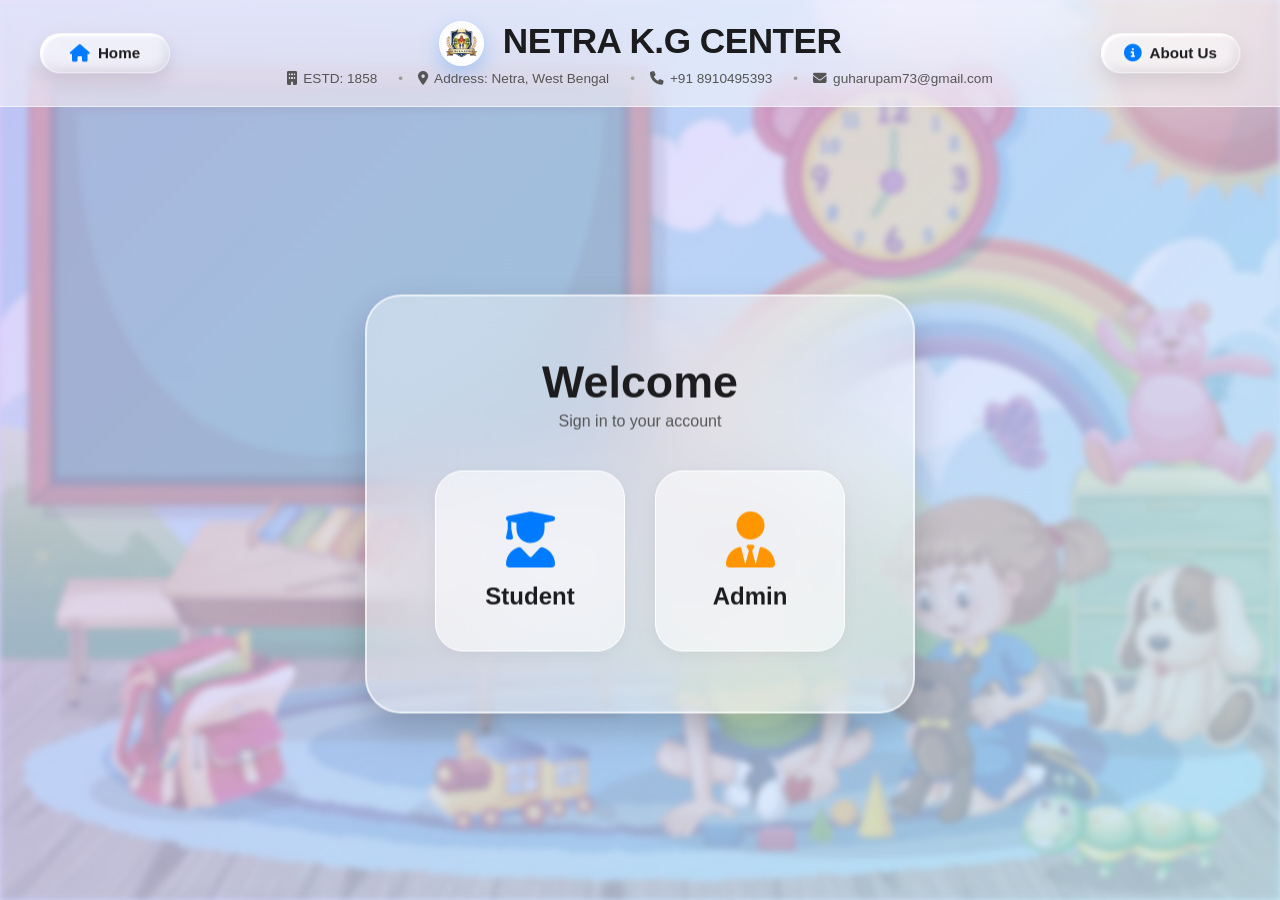
<file: HTML FILES/index.html>
<!DOCTYPE html>
<html lang="en">
<head>
    <meta charset="UTF-8">
    <meta name="viewport" content="width=device-width, initial-scale=1.0">
    <title>Floor Impact Glass Login</title>
    <link rel="stylesheet" href="https://cdnjs.cloudflare.com/ajax/libs/font-awesome/6.4.0/css/all.min.css">
    <link rel="stylesheet" href="../CSS FILES/style.css?v=6">
</head>
<body>

    <div id="bg-image-holder"></div>
    <div id="particles-container"></div>

    <header class="ios-glass-header">
        
        <a href="home.html" class="home-btn">
            <i class="fa-solid fa-house"></i> <span>Home</span>
        </a>

        <button class="about-btn" onclick="showAbout()">
            <i class="fa-solid fa-circle-info"></i> <span>About Us</span>
        </button>

        <div class="school-name"><img src="../ASSETS/IMAGES/logo.png" class="premium-logo"> NETRA K.G CENTER</div>
        
        <div class="school-details">
            <span><i class="fa-solid fa-building"></i> ESTD: 1858</span>
            <span><a href="https://www.google.com/maps/search/?api=1&query=Netra,+West+Bengal" target="_blank" style="text-decoration: none; color: inherit; display: flex; align-items: center; gap: 6px; cursor: pointer;"><i class="fa-solid fa-location-dot"></i> Address: Netra, West Bengal</a></span>
            <span><a href="tel:+918910495393" style="text-decoration: none; color: inherit; display: flex; align-items: center; gap: 6px; cursor: pointer;"><i class="fa-solid fa-phone"></i> +91 8910495393</a></span>
            <span><a href="mailto:info@netrakg.com" style="text-decoration: none; color: inherit; display: flex; align-items: center; gap: 6px; cursor: pointer;"><i class="fa-solid fa-envelope"></i> guharupam73@gmail.com</a></span>
        </div>
    </header>
    
    <main>
        <div class="box-container ios-glass-card state-active" id="selection-view">
            <h1>Welcome</h1>
            <p class="subtitle">Sign in to your account</p>
            <div class="cards">
                <div class="card ios-glass-panel" onclick="showLogin('student')">
                    <i class="fa-solid fa-user-graduate card-icon student-icon"></i>
                    <h2>Student</h2>
                </div>
                <div class="card ios-glass-panel" onclick="showLogin('admin')">
                    <i class="fa-solid fa-user-tie card-icon admin-icon"></i>
                    <h2>Admin</h2>
                </div>
            </div>
        </div>

        <div class="box-container login-wrapper ios-glass-card state-hidden" id="student-login">
            <div class="form-header">
                <button class="back-btn" onclick="goBack('student')"><i class="fa-solid fa-chevron-left"></i></button>
                <h2>Student Login</h2>
            </div>
            <form id="studentForm" onsubmit="handleLogin(event, 'student-login', 'studentForm', 'studentBtn')">
                <div class="input-group">
                    <i class="fa-solid fa-id-card input-icon"></i>
                    <input type="text" placeholder="Student ID" required>
                </div>
                <div class="input-group">
                    <i class="fa-solid fa-lock input-icon"></i>
                    <input type="password" placeholder="Password" required>
                </div>
                <button type="submit" class="submit-btn ios-btn-primary" id="studentBtn">
                    <span class="btn-text">Sign In</span>
                </button>
            </form>
        </div>

        <div class="box-container login-wrapper ios-glass-card state-hidden" id="admin-login">
            <div class="form-header">
                <button class="back-btn" onclick="goBack('admin')"><i class="fa-solid fa-chevron-left"></i></button>
                <h2>Admin Login</h2>
            </div>
            <form id="adminForm" onsubmit="handleLogin(event, 'admin-login', 'adminForm', 'adminBtn')">
                <div class="input-group">
                    <i class="fa-solid fa-user input-icon"></i>
                    <input type="text" placeholder="Username" required>
                </div>
                <div class="input-group">
                    <i class="fa-solid fa-lock input-icon"></i>
                    <input type="password" placeholder="Password" required>
                </div>
                <button type="submit" class="submit-btn ios-btn-secondary" id="adminBtn">
                    <span class="btn-text">Sign In</span>
                </button>
            </form>
        </div>

        <div class="box-container login-wrapper ios-glass-card state-hidden" id="about-view">
            <div class="form-header">
                <button class="back-btn" onclick="closeAbout()"><i class="fa-solid fa-chevron-left"></i></button>
                <h2>About Us</h2>
            </div>
            <div style="text-align: center; color: var(--text-secondary); font-size: 1rem; line-height: 1.6; padding: 10px;">
                <p><strong>NETRA K.G CENTER</strong> is a premier educational institution established in 1858. We focus on providing holistic education, modern facilities, and a safe environment to nurture the leaders of tomorrow.</p>
                <br>
                <p><i class="fa-solid fa-location-dot" style="color:var(--ios-blue);"></i> Netra, West Bengal</p>
                <p>Thank you for visiting our portal!</p>
            </div>
        </div>
    </main>
    <script src="../JS FILES/script.js"></script>
    <div id="universal-error-modal" style="position: fixed; top: 0; left: 0; right: 0; bottom: 0; background: rgba(0,0,0,0.6); backdrop-filter: blur(8px); -webkit-backdrop-filter: blur(8px); z-index: 100000; display: flex; align-items: center; justify-content: center; opacity: 0; visibility: hidden; pointer-events: none; transition: 0.3s ease;">
        <div style="background: rgba(255,255,255,0.95); width: 90%; max-width: 380px; border-radius: 20px; padding: 40px 30px; text-align: center; box-shadow: 0 15px 35px rgba(0,0,0,0.2); border-top: 5px solid #dc3545; transform: translateY(30px); transition: 0.4s ease;" id="error-box-anim">
            <div style="color: #dc3545; font-size: 4rem; margin-bottom: 15px;"><i class="fa-solid fa-circle-exclamation fa-shake" style="--fa-animation-duration: 2.5s;"></i></div>
            <h2 style="color: #1c1c1e; font-size: 1.6rem; font-weight: 800; margin-bottom: 10px;">Access Denied</h2>
            
            <p id="error-msg-text" style="color: #444; font-weight: 600; font-size: 1.05rem; margin-bottom: 25px;">Invalid Credentials!</p>
            
            <button onclick="closeErrorPopup()" style="background: #dc3545; color: white; border: none; padding: 12px 20px; width: 100%; border-radius: 10px; font-weight: bold; font-size: 1rem; cursor: pointer; box-shadow: 0 4px 10px rgba(220,53,69,0.3); display: flex; align-items: center; justify-content: center; gap: 8px; transition: 0.2s;"><i class="fa-solid fa-rotate-left"></i> Try Again</button>
        </div>
    </div>

    <script>
        // JS se hint parameter hata diya
        function showErrorPopup(msg) {
            document.getElementById('error-msg-text').innerText = msg;
            const modal = document.getElementById('universal-error-modal');
            const box = document.getElementById('error-box-anim');
            modal.style.opacity = '1'; modal.style.visibility = 'visible'; modal.style.pointerEvents = 'all';
            box.style.transform = 'translateY(0)';
        }
        function closeErrorPopup() {
            const modal = document.getElementById('universal-error-modal');
            const box = document.getElementById('error-box-anim');
            modal.style.opacity = '0'; modal.style.visibility = 'hidden'; modal.style.pointerEvents = 'none';
            box.style.transform = 'translateY(30px)';
        }
    </script>
</body>
</html>
</file>
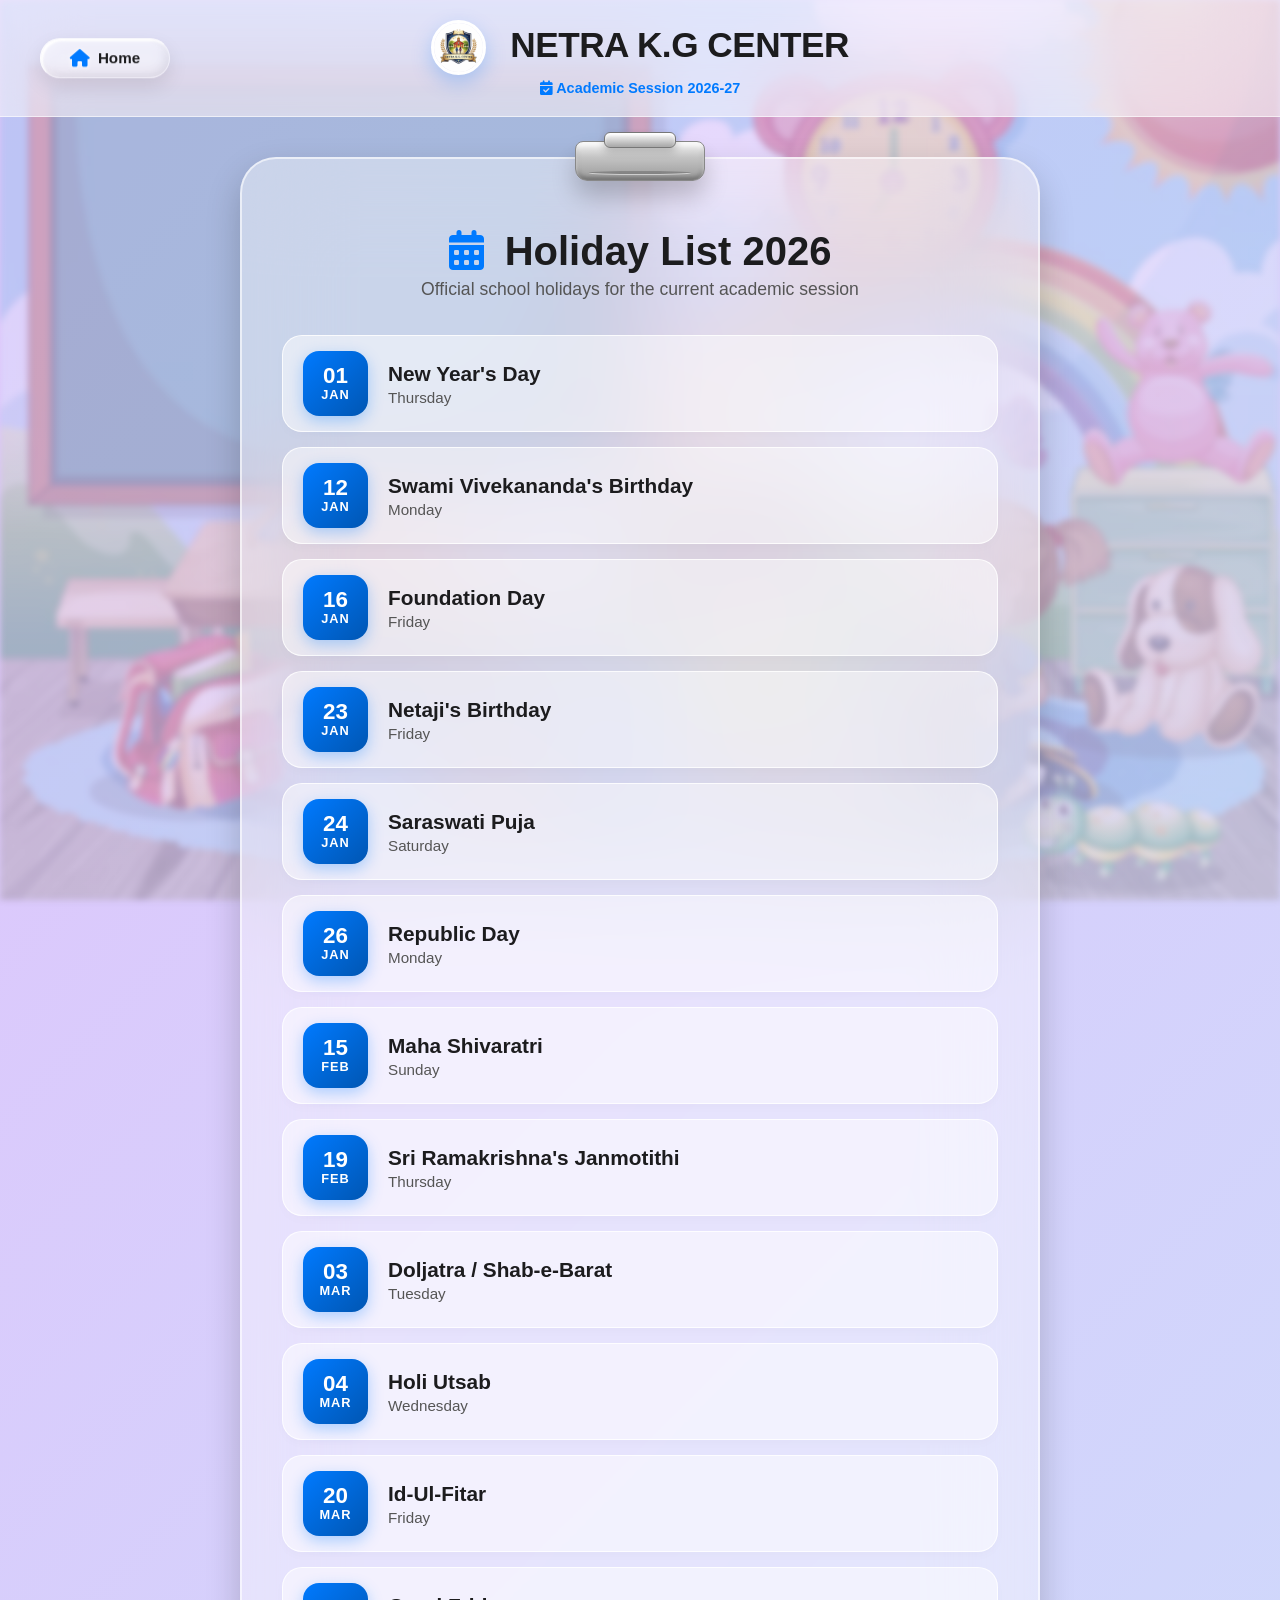
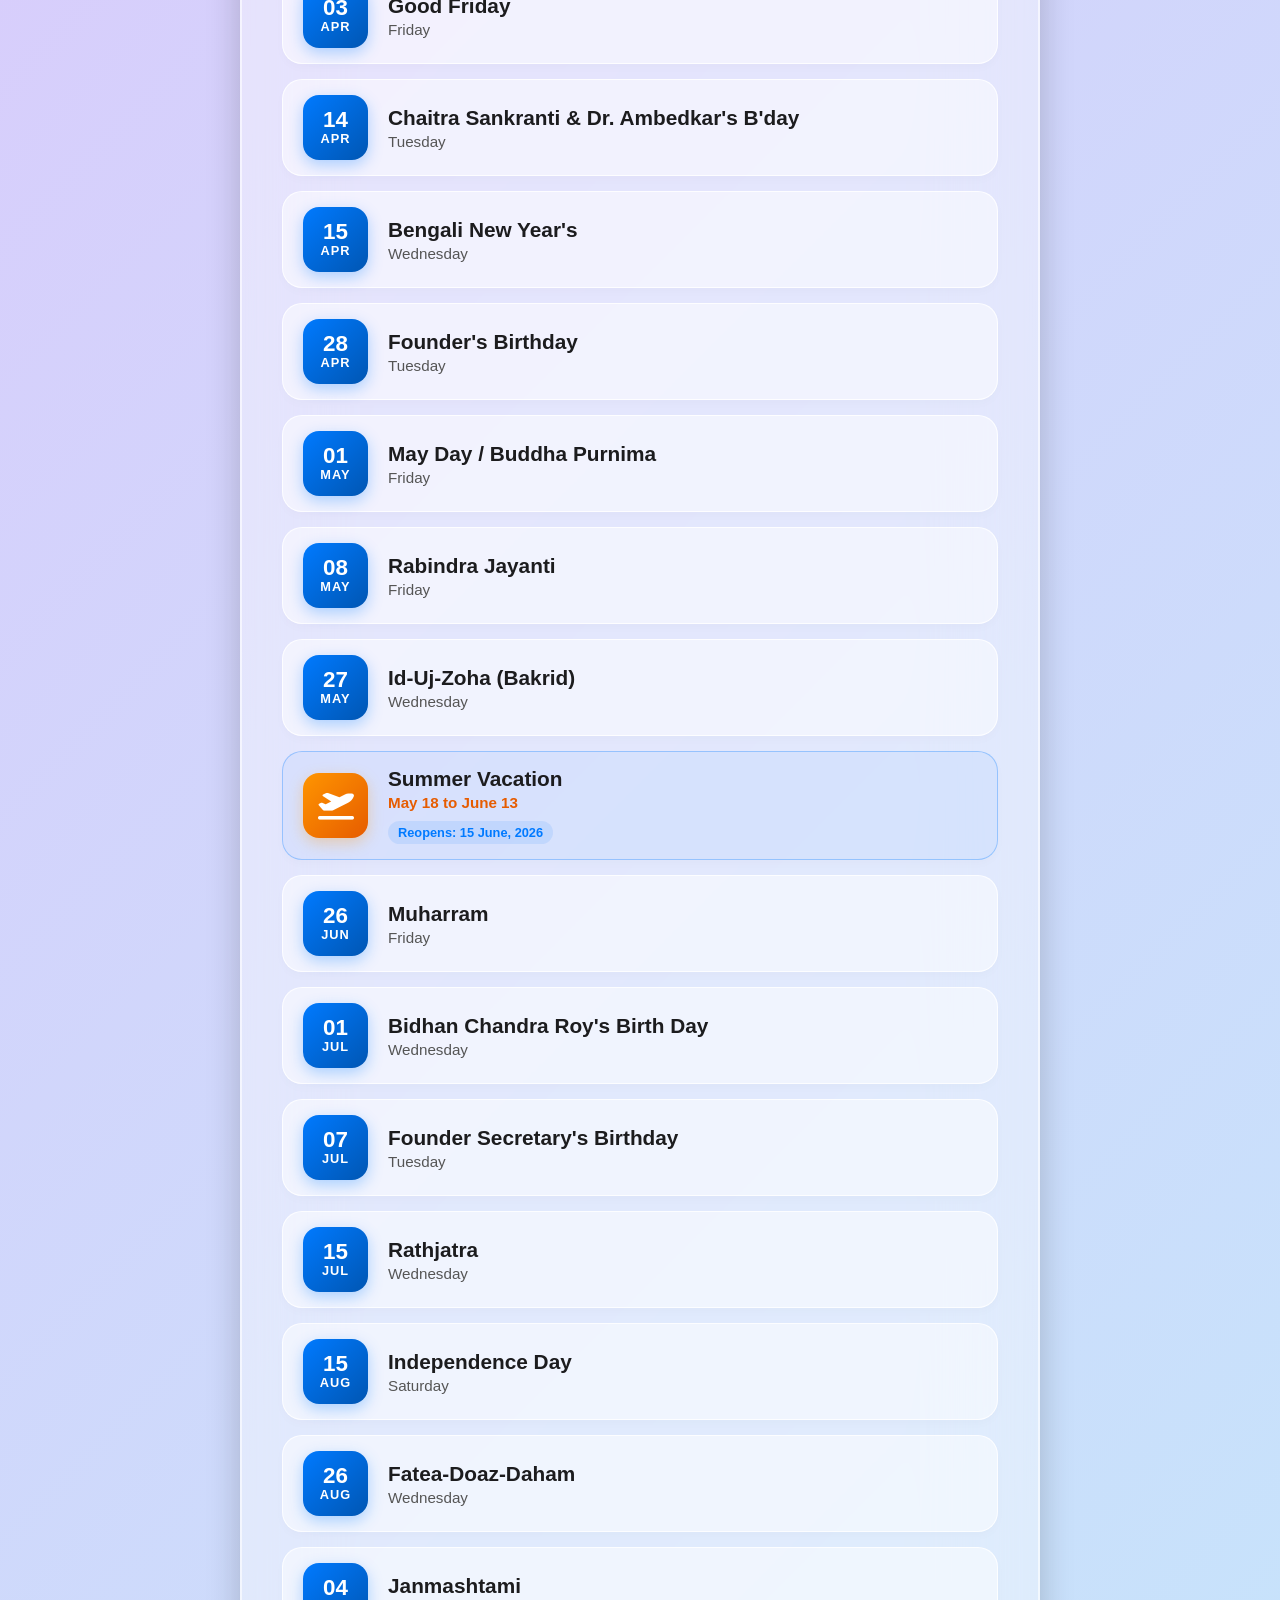
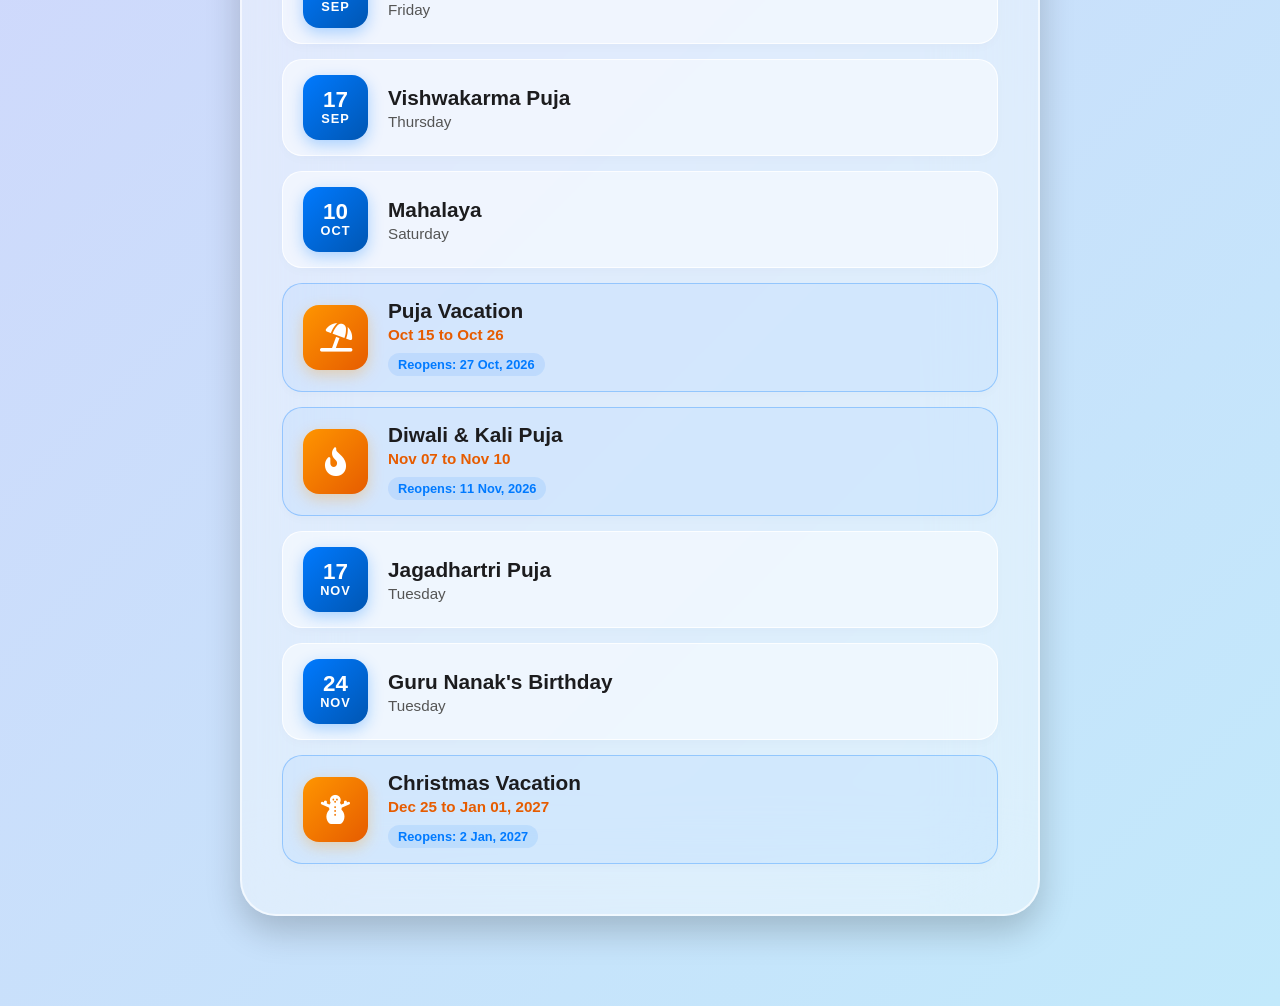
<file: HTML FILES/holidays.html>
<!DOCTYPE html>
<html lang="en">
<head>
    <meta charset="UTF-8">
    <meta name="viewport" content="width=device-width, initial-scale=1.0">
    <title>Holiday List 2026 | Netra K.G Center</title>
    <link rel="stylesheet" href="https://cdnjs.cloudflare.com/ajax/libs/font-awesome/6.4.0/css/all.min.css">
    <link rel="stylesheet" href="../CSS FILES/holidays.css">
</head>
<body>

    <div id="bg-image-holder"></div>
    <div id="particles-container"></div>

    <header class="ios-glass-header">
        <a href="home.html" class="home-btn">
            <i class="fa-solid fa-house"></i> <span>Home</span>
        </a>

        <div class="school-name"><img src="../ASSETS/IMAGES/logo.png" class="premium-logo"> NETRA K.G CENTER</div>
        
        <div class="school-details">
            <span><i class="fa-solid fa-calendar-check"></i> Academic Session 2026-27</span>
        </div>
    </header>

    <main>
        <div class="box-container ios-glass-card state-active" id="holiday-view">
            
            <div class="board-clip"></div>

            <h1 class="page-title"><i class="fa-solid fa-calendar-days"></i> Holiday List 2026</h1>
            <p class="subtitle">Official school holidays for the current academic session</p>
            
            <div class="holiday-list-container">
                
                <div class="holiday-item"><div class="h-date"><span class="day">01</span><span class="month">Jan</span></div><div class="h-details"><h3>New Year's Day</h3><p>Thursday</p></div></div>
                <div class="holiday-item"><div class="h-date"><span class="day">12</span><span class="month">Jan</span></div><div class="h-details"><h3>Swami Vivekananda's Birthday</h3><p>Monday</p></div></div>
                <div class="holiday-item"><div class="h-date"><span class="day">16</span><span class="month">Jan</span></div><div class="h-details"><h3>Foundation Day</h3><p>Friday</p></div></div>
                <div class="holiday-item"><div class="h-date"><span class="day">23</span><span class="month">Jan</span></div><div class="h-details"><h3>Netaji's Birthday</h3><p>Friday</p></div></div>
                <div class="holiday-item"><div class="h-date"><span class="day">24</span><span class="month">Jan</span></div><div class="h-details"><h3>Saraswati Puja</h3><p>Saturday</p></div></div>
                <div class="holiday-item"><div class="h-date"><span class="day">26</span><span class="month">Jan</span></div><div class="h-details"><h3>Republic Day</h3><p>Monday</p></div></div>
                
                <div class="holiday-item"><div class="h-date"><span class="day">15</span><span class="month">Feb</span></div><div class="h-details"><h3>Maha Shivaratri</h3><p>Sunday</p></div></div>
                <div class="holiday-item"><div class="h-date"><span class="day">19</span><span class="month">Feb</span></div><div class="h-details"><h3>Sri Ramakrishna's Janmotithi</h3><p>Thursday</p></div></div>
                
                <div class="holiday-item"><div class="h-date"><span class="day">03</span><span class="month">Mar</span></div><div class="h-details"><h3>Doljatra / Shab-e-Barat</h3><p>Tuesday</p></div></div>
                <div class="holiday-item"><div class="h-date"><span class="day">04</span><span class="month">Mar</span></div><div class="h-details"><h3>Holi Utsab</h3><p>Wednesday</p></div></div>
                <div class="holiday-item"><div class="h-date"><span class="day">20</span><span class="month">Mar</span></div><div class="h-details"><h3>Id-Ul-Fitar</h3><p>Friday</p></div></div>
                
                <div class="holiday-item"><div class="h-date"><span class="day">03</span><span class="month">Apr</span></div><div class="h-details"><h3>Good Friday</h3><p>Friday</p></div></div>
                <div class="holiday-item"><div class="h-date"><span class="day">14</span><span class="month">Apr</span></div><div class="h-details"><h3>Chaitra Sankranti & Dr. Ambedkar's B'day</h3><p>Tuesday</p></div></div>
                <div class="holiday-item"><div class="h-date"><span class="day">15</span><span class="month">Apr</span></div><div class="h-details"><h3>Bengali New Year's</h3><p>Wednesday</p></div></div>
                <div class="holiday-item"><div class="h-date"><span class="day">28</span><span class="month">Apr</span></div><div class="h-details"><h3>Founder's Birthday</h3><p>Tuesday</p></div></div>
                
                <div class="holiday-item"><div class="h-date"><span class="day">01</span><span class="month">May</span></div><div class="h-details"><h3>May Day / Buddha Purnima</h3><p>Friday</p></div></div>
                <div class="holiday-item"><div class="h-date"><span class="day">08</span><span class="month">May</span></div><div class="h-details"><h3>Rabindra Jayanti</h3><p>Friday</p></div></div>
                <div class="holiday-item"><div class="h-date"><span class="day">27</span><span class="month">May</span></div><div class="h-details"><h3>Id-Uj-Zoha (Bakrid)</h3><p>Wednesday</p></div></div>
                
                <div class="holiday-item vacation-item">
                    <div class="h-icon"><i class="fa-solid fa-plane-departure"></i></div>
                    <div class="h-details">
                        <h3>Summer Vacation</h3>
                        <p class="highlight-date">May 18 to June 13</p>
                        <span class="reopen-tag">Reopens: 15 June, 2026</span>
                    </div>
                </div>

                <div class="holiday-item"><div class="h-date"><span class="day">26</span><span class="month">Jun</span></div><div class="h-details"><h3>Muharram</h3><p>Friday</p></div></div>
                <div class="holiday-item"><div class="h-date"><span class="day">01</span><span class="month">Jul</span></div><div class="h-details"><h3>Bidhan Chandra Roy's Birth Day</h3><p>Wednesday</p></div></div>
                <div class="holiday-item"><div class="h-date"><span class="day">07</span><span class="month">Jul</span></div><div class="h-details"><h3>Founder Secretary's Birthday</h3><p>Tuesday</p></div></div>
                <div class="holiday-item"><div class="h-date"><span class="day">15</span><span class="month">Jul</span></div><div class="h-details"><h3>Rathjatra</h3><p>Wednesday</p></div></div>
                
                <div class="holiday-item"><div class="h-date"><span class="day">15</span><span class="month">Aug</span></div><div class="h-details"><h3>Independence Day</h3><p>Saturday</p></div></div>
                <div class="holiday-item"><div class="h-date"><span class="day">26</span><span class="month">Aug</span></div><div class="h-details"><h3>Fatea-Doaz-Daham</h3><p>Wednesday</p></div></div>
                
                <div class="holiday-item"><div class="h-date"><span class="day">04</span><span class="month">Sep</span></div><div class="h-details"><h3>Janmashtami</h3><p>Friday</p></div></div>
                <div class="holiday-item"><div class="h-date"><span class="day">17</span><span class="month">Sep</span></div><div class="h-details"><h3>Vishwakarma Puja</h3><p>Thursday</p></div></div>
                
                <div class="holiday-item"><div class="h-date"><span class="day">10</span><span class="month">Oct</span></div><div class="h-details"><h3>Mahalaya</h3><p>Saturday</p></div></div>
                
                <div class="holiday-item vacation-item">
                    <div class="h-icon"><i class="fa-solid fa-umbrella-beach"></i></div>
                    <div class="h-details">
                        <h3>Puja Vacation</h3>
                        <p class="highlight-date">Oct 15 to Oct 26</p>
                        <span class="reopen-tag">Reopens: 27 Oct, 2026</span>
                    </div>
                </div>

                <div class="holiday-item vacation-item">
                    <div class="h-icon"><i class="fa-solid fa-fire-flame-curved"></i></div>
                    <div class="h-details">
                        <h3>Diwali & Kali Puja</h3>
                        <p class="highlight-date">Nov 07 to Nov 10</p>
                        <span class="reopen-tag">Reopens: 11 Nov, 2026</span>
                    </div>
                </div>

                <div class="holiday-item"><div class="h-date"><span class="day">17</span><span class="month">Nov</span></div><div class="h-details"><h3>Jagadhartri Puja</h3><p>Tuesday</p></div></div>
                <div class="holiday-item"><div class="h-date"><span class="day">24</span><span class="month">Nov</span></div><div class="h-details"><h3>Guru Nanak's Birthday</h3><p>Tuesday</p></div></div>

                <div class="holiday-item vacation-item">
                    <div class="h-icon"><i class="fa-solid fa-snowman"></i></div>
                    <div class="h-details">
                        <h3>Christmas Vacation</h3>
                        <p class="highlight-date">Dec 25 to Jan 01, 2027</p>
                        <span class="reopen-tag">Reopens: 2 Jan, 2027</span>
                    </div>
                </div>

            </div>
        </div>
    </main>

    <script src="../JS FILES/holidays.js"></script>
</body>
</html>
</file>
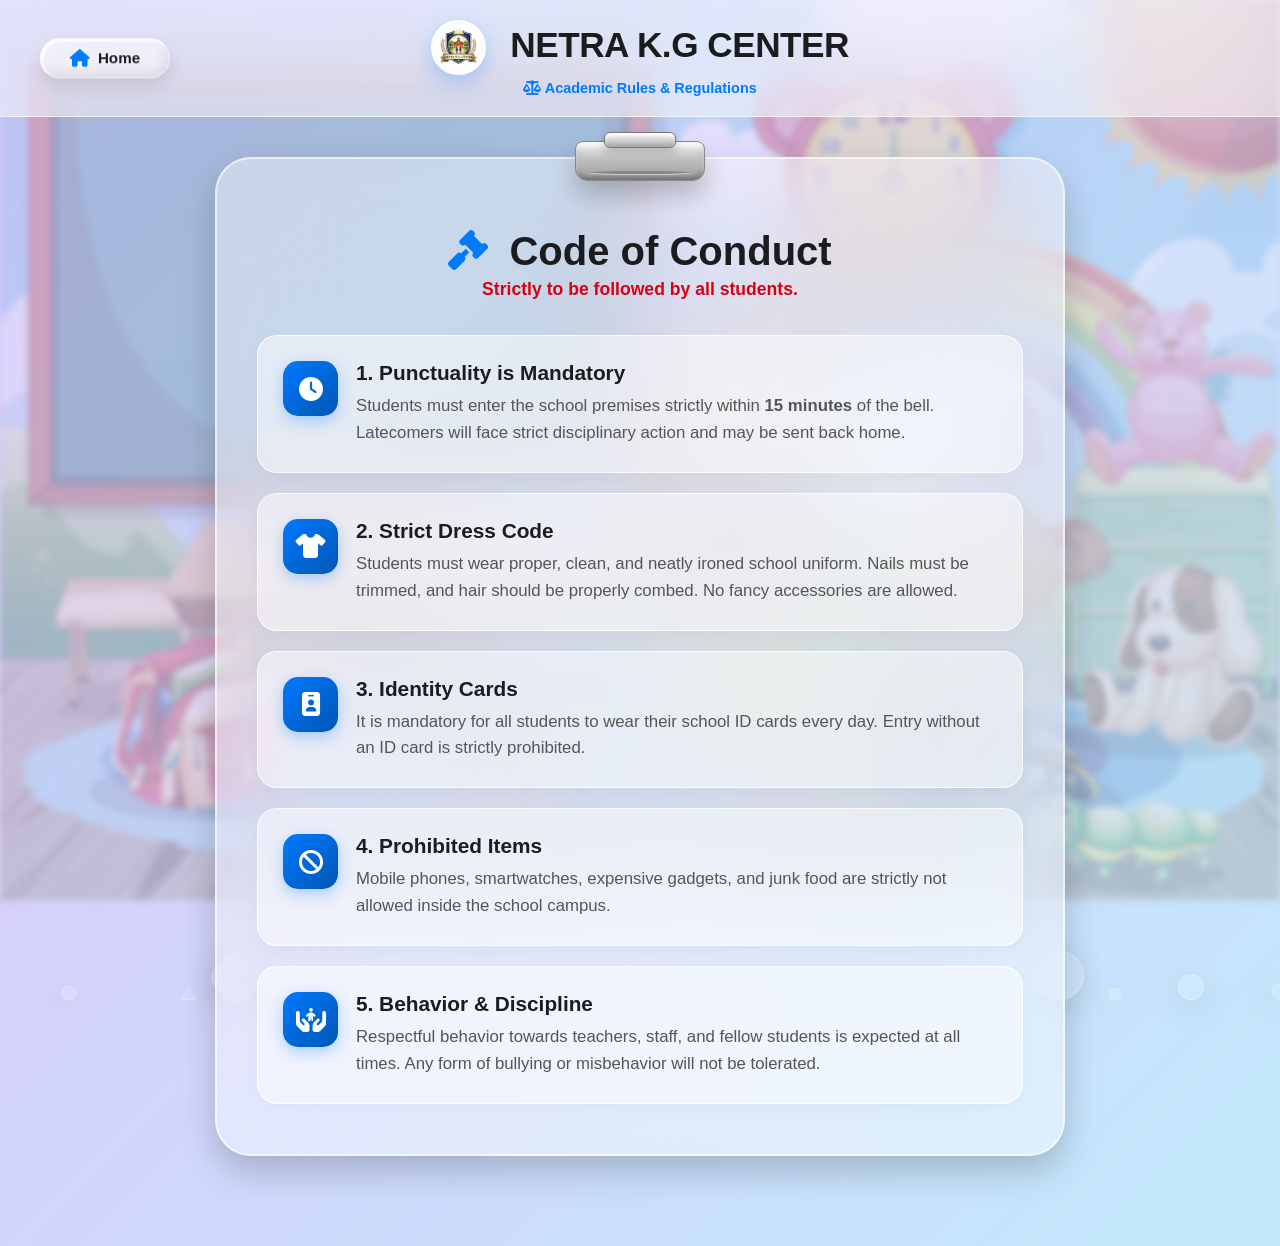
<file: HTML FILES/rules.html>
<!DOCTYPE html>
<html lang="en">
<head>
    <meta charset="UTF-8">
    <meta name="viewport" content="width=device-width, initial-scale=1.0">
    <title>Code of Conduct | Netra K.G Center</title>
    <link rel="stylesheet" href="https://cdnjs.cloudflare.com/ajax/libs/font-awesome/6.4.0/css/all.min.css">
    <link rel="stylesheet" href="../CSS FILES/rules.css">
</head>
<body>
    <div id="bg-image-holder"></div>
    <div id="particles-container"></div>

    <header class="ios-glass-header">
        <a href="home.html" class="home-btn"><i class="fa-solid fa-house"></i> <span>Home</span></a>
        <div class="school-name"><img src="../ASSETS/IMAGES/logo.png" class="premium-logo"> NETRA K.G CENTER</div>
        <div class="school-details"><span><i class="fa-solid fa-scale-balanced"></i> Academic Rules & Regulations</span></div>
    </header>

    <main>
        <div class="box-container ios-glass-card state-active" id="rules-view">
            <div class="board-clip"></div>

            <h1 class="page-title"><i class="fa-solid fa-gavel"></i> Code of Conduct</h1>
            <p class="subtitle" style="color: #d70015; font-weight: 700;">Strictly to be followed by all students.</p>
            
            <ul class="rules-list">
                <li>
                    <div class="rule-icon"><i class="fa-solid fa-clock"></i></div>
                    <div class="rule-text">
                        <h3>1. Punctuality is Mandatory</h3>
                        <p>Students must enter the school premises strictly within <strong>15 minutes</strong> of the bell. Latecomers will face strict disciplinary action and may be sent back home.</p>
                    </div>
                </li>
                <li>
                    <div class="rule-icon"><i class="fa-solid fa-shirt"></i></div>
                    <div class="rule-text">
                        <h3>2. Strict Dress Code</h3>
                        <p>Students must wear proper, clean, and neatly ironed school uniform. Nails must be trimmed, and hair should be properly combed. No fancy accessories are allowed.</p>
                    </div>
                </li>
                <li>
                    <div class="rule-icon"><i class="fa-solid fa-id-badge"></i></div>
                    <div class="rule-text">
                        <h3>3. Identity Cards</h3>
                        <p>It is mandatory for all students to wear their school ID cards every day. Entry without an ID card is strictly prohibited.</p>
                    </div>
                </li>
                <li>
                    <div class="rule-icon"><i class="fa-solid fa-ban"></i></div>
                    <div class="rule-text">
                        <h3>4. Prohibited Items</h3>
                        <p>Mobile phones, smartwatches, expensive gadgets, and junk food are strictly not allowed inside the school campus.</p>
                    </div>
                </li>
                <li>
                    <div class="rule-icon"><i class="fa-solid fa-hands-holding-child"></i></div>
                    <div class="rule-text">
                        <h3>5. Behavior & Discipline</h3>
                        <p>Respectful behavior towards teachers, staff, and fellow students is expected at all times. Any form of bullying or misbehavior will not be tolerated.</p>
                    </div>
                </li>
            </ul>
        </div>
    </main>

    <script src="../JS FILES/rules.js"></script>
</body>
</html>
</file>
<file: CSS FILES/style.css>
:root {
    --ios-blue: #007AFF; --ios-orange: #FF9500;
    --text-primary: #1C1C1E; --text-secondary: #555;
    --glass-bg: rgba(255, 255, 255, 0.4);
    --glass-border: rgba(255, 255, 255, 0.6);
    --glass-shadow: 0 15px 35px rgba(0, 0, 0, 0.2);
}

* {
    margin: 0; padding: 0; box-sizing: border-box;
    font-family: -apple-system, BlinkMacSystemFont, "SF Pro Display", sans-serif;
}

body {
    background: linear-gradient(-45deg, #ff9a9e, #fecfef, #a1c4fd, #c2e9fb, #e0c3fc);
    background-size: 400% 400%; animation: gradientBG 15s ease infinite;
    min-height: 100dvh; display: flex; flex-direction: column;
    color: var(--text-primary); overflow: hidden; position: relative;
    z-index: 0; width: 100%;
}

@keyframes gradientBG { 0% { background-position: 0% 50%; } 50% { background-position: 100% 50%; } 100% { background-position: 0% 50%; } }

#bg-image-holder {
    position: fixed; top: 0; left: 0; right: 0; bottom: 0; width: 100%; height: 100%;
    z-index: -2; background-image: url('../ASSETS/IMAGES/school-bg.avif'); 
    background-size: cover; background-position: center;
    opacity: 0.3; filter: blur(3px) grayscale(20%); pointer-events: none; 
}

#particles-container { position: absolute; top: 0; left: 0; right: 0; bottom: 0; width: 100%; height: 100%; overflow: hidden; z-index: -1; }
.glass-particle {
    position: absolute; bottom: -100px; background: rgba(255, 255, 255, 0.15);
    backdrop-filter: blur(10px); border: 1px solid rgba(255, 255, 255, 0.3);
    box-shadow: 0 8px 32px rgba(0, 0, 0, 0.1); animation: floatUp linear infinite;
}
.shape-circle { border-radius: 50%; }
.shape-square { border-radius: 15px; transform: rotate(45deg); }
.shape-triangle { clip-path: polygon(50% 0%, 0% 100%, 100% 100%); background: rgba(255, 255, 255, 0.2); }
@keyframes floatUp { 0% { transform: translateY(0) rotate(0deg) scale(1); opacity: 0; } 10% { opacity: 1; } 90% { opacity: 1; } 100% { transform: translateY(-120vh) rotate(360deg) scale(1.5); opacity: 0; } }


/* ================= 1. HEADER LAYOUT (Cleaned Up) ================= */
.ios-glass-header {
    position: relative !important;
    background: rgba(255, 255, 255, 0.5); 
    backdrop-filter: blur(40px); -webkit-backdrop-filter: blur(40px);
    border-bottom: 1px solid var(--glass-border); 
    padding: 20px; z-index: 100; width: 100%;
    text-align: center;
}

.school-name {
    font-size: 2.2rem; font-weight: 800; letter-spacing: -0.5px; margin: 0; 
    line-height: 1.2;
}
.school-name i { color: var(--ios-blue); margin-right: 8px; }

.school-details { font-size: 0.85rem; font-weight: 500; color: #555; display: flex; flex-wrap: wrap; justify-content: center; column-gap: 15px; row-gap: 8px; margin-top: 5px;}
.school-details span { display: flex; align-items: center; gap: 6px; }
.school-details span:not(:last-child)::after { content: "•"; padding-left: 15px; color: #999; }

/* ================= 2. LEFT (HOME) & RIGHT (ABOUT) BUTTONS ================= */
.about-btn, .home-btn {
    -webkit-appearance: none; appearance: none;         
    position: absolute !important;
    top: 50% !important; transform: translateY(-50%) !important;
    flex-shrink: 0;
    background: rgba(255, 255, 255, 0.05); 
    backdrop-filter: blur(10px); -webkit-backdrop-filter: blur(10px);
    border: 1px solid rgba(255, 255, 255, 0.3);
    border-top: 1px solid rgba(255, 255, 255, 0.9);
    border-left: 1px solid rgba(255, 255, 255, 0.9);
    box-shadow: inset 5px 5px 10px rgba(255, 255, 255, 0.4), inset -4px -4px 8px rgba(0, 0, 0, 0.05), inset 2px 2px 2px rgba(255, 255, 255, 1), 0 8px 20px rgba(0, 0, 0, 0.1);
    padding: 10px 22px; border-radius: 30px; 
    display: flex; align-items: center; justify-content: center; gap: 8px;
    cursor: pointer; transition: all 0.4s ease; outline: none; z-index: 10;
    min-width: 130px;
    text-decoration: none;
}

/* Placement Check */
.about-btn { right: 40px !important; left: auto !important; }
.home-btn { left: 40px !important; right: auto !important; }

.about-btn i, .home-btn i { font-size: 1.1rem; color: var(--ios-blue); filter: drop-shadow(0px 1px 2px rgba(255, 255, 255, 0.8)); margin: 0; }
.about-btn span, .home-btn span { display: inline-block; font-size: 0.95rem; font-weight: 700; color: var(--text-primary); }

.about-btn:hover, .home-btn:hover {
    background: rgba(255, 255, 255, 0.15);
    box-shadow: inset 8px 8px 15px rgba(255, 255, 255, 0.6), inset 3px 3px 3px rgba(255, 255, 255, 1), 0 12px 25px rgba(0, 0, 0, 0.15);
    transform: translateY(-50%) scale(1.05) !important; 
}

/* ================= 3. MAIN BOXES & ANIMATIONS ================= */
main { flex: 1; position: relative; width: 100%; display: flex; justify-content: center; align-items: center; }
.box-container { position: absolute; left: 50%; top: 50%; transform: translate(-50%, -150vh); opacity: 0; visibility: hidden; }
.state-active { z-index: 10; pointer-events: auto; visibility: visible; animation: dropIn 0.8s cubic-bezier(0.34, 1.56, 0.64, 1) forwards; }
.state-fall { z-index: 1; pointer-events: none; visibility: visible; animation: smashFloorAndFade 1.6s ease-in-out forwards; }
.state-hidden { opacity: 0; visibility: hidden; pointer-events: none; }
@keyframes dropIn { 0% { transform: translate(-50%, -150vh) rotate(-10deg); opacity: 0; } 100% { transform: translate(-50%, -50%) rotate(0deg); opacity: 1; } }
@keyframes smashFloorAndFade { 0% { transform: translate(-50%, -50%) rotate(0deg); opacity: 1; } 25% { transform: translate(-50%, 35vh) rotate(8deg) scale(0.9); opacity: 1; } 35% { transform: translate(-50%, 32vh) rotate(6deg) scale(0.95); opacity: 1; } 45% { transform: translate(-50%, 35vh) rotate(8deg) scale(0.9); opacity: 1; } 80% { transform: translate(-50%, 35vh) rotate(8deg) scale(0.9); opacity: 1; filter: blur(0px); } 100% { transform: translate(-50%, 35vh) rotate(8deg) scale(0.8); opacity: 0; filter: blur(10px); } }

.ios-glass-card { background: var(--glass-bg); backdrop-filter: blur(50px); -webkit-backdrop-filter: blur(50px); border: 2px solid var(--glass-border); border-radius: 36px; box-shadow: var(--glass-shadow); }
#selection-view { padding: 60px 40px; width: 100%; max-width: 550px; text-align: center; }
#selection-view h1 { font-size: 2.8rem; font-weight: 800; margin-bottom: 5px; }
.subtitle { color: var(--text-secondary); margin-bottom: 40px; font-weight: 500; }
.cards { display: flex; justify-content: center; gap: 30px; flex-wrap: wrap; }
.card { background: rgba(255, 255, 255, 0.6); border: 1px solid #fff; padding: 40px 30px; border-radius: 28px; cursor: pointer; width: 190px; transition: all 0.3s ease; box-shadow: 0 4px 15px rgba(0,0,0,0.05); }
.card:hover { transform: translateY(-10px) scale(1.05); background: #fff; box-shadow: 0 15px 30px rgba(0,0,0,0.1); }
.card-icon { font-size: 3.5rem; margin-bottom: 15px; }
.student-icon { color: var(--ios-blue); }
.admin-icon { color: var(--ios-orange); }

.login-wrapper { padding: 45px 35px; width: 100%; max-width: 400px; }
.form-header { display: flex; align-items: center; justify-content: center; margin-bottom: 35px; position: relative; }
.back-btn { position: absolute; left: 0; background: transparent; border: none; font-size: 1.5rem; color: var(--text-primary); cursor: pointer; transition: transform 0.2s; }
.back-btn:hover { transform: translateX(-5px); }
.form-header h2 { font-size: 1.8rem; font-weight: 700; }
.input-group { position: relative; margin-bottom: 25px; }
.input-icon { position: absolute; left: 16px; top: 50%; transform: translateY(-50%); color: #666; font-size: 1.2rem; }
.input-group input { width: 100%; padding: 18px 18px 18px 50px; border: 2px solid rgba(255, 255, 255, 0.8); background: rgba(255, 255, 255, 0.6); border-radius: 20px; outline: none; font-size: 1.1rem; font-weight: 600; color: #000; }
.input-group input:focus { background: #fff; border-color: var(--ios-blue); box-shadow: 0 0 15px rgba(0, 122, 255, 0.3); }
.submit-btn { width: 100%; padding: 18px; border: none; border-radius: 20px; font-size: 1.2rem; font-weight: 700; color: white; cursor: pointer; margin-top: 10px; }
.ios-btn-primary { background: var(--ios-blue); }
.ios-btn-secondary { background: var(--ios-orange); }

/* ================= 4. RESPONSIVE DEVICE FIXES ================= */
@media (max-width: 1024px) {
    .ios-glass-header { padding-right: 65px !important; padding-left: 65px !important; padding-top: 15px !important; padding-bottom: 15px !important; }
    .school-name { font-size: 1.35rem !important; margin-top: 0 !important; margin-bottom: 8px !important; }
    .school-details { font-size: 0.75rem !important; row-gap: 8px !important; column-gap: 15px !important; }
    .school-details span:not(:last-child)::after { display: none !important; }
    .about-btn, .home-btn { top: 15px !important; transform: none !important; width: 40px !important; height: 40px !important; min-width: 40px !important; min-height: 40px !important; max-width: 40px !important; max-height: 40px !important; padding: 0 !important; border-radius: 50% !important; }
    .about-btn:hover, .home-btn:hover { transform: scale(1.05) !important; }
    .about-btn { right: 15px !important; left: auto !important; }
    .home-btn { left: 15px !important; right: auto !important; }
    .about-btn span, .home-btn span { display: none !important; }
    .about-btn i, .home-btn i { font-size: 1.2rem !important; margin: 0 !important; }
}

@media (max-width: 600px) {
    .ios-glass-header { padding-right: 55px !important; padding-left: 55px !important; }
    .school-name { font-size: 1.2rem !important; }
    .school-details { font-size: 0.7rem !important; }
    .about-btn, .home-btn { width: 38px !important; height: 38px !important; min-width: 38px !important; min-height: 38px !important; top: 12px !important; }
    .about-btn { right: 10px !important; }
    .home-btn { left: 10px !important; }
    #selection-view { padding: 30px 15px !important; width: 92% !important; }
    .subtitle { margin-bottom: 20px !important; font-size: 0.9rem !important; }
    .cards { display: flex !important; flex-direction: row !important; flex-wrap: nowrap !important; gap: 15px !important; }
    .card { flex: 1 !important; padding: 20px 10px !important; width: auto !important; }
    .card-icon { font-size: 2.2rem !important; margin-bottom: 10px !important; }
    .card h2 { font-size: 1.1rem !important; }
}

@media (max-height: 740px) and (max-width: 600px) {
    .box-container { top: 46% !important; }
}

/* ==========================================
   PREMIUM SCHOOL LOGO DESIGN (ALL PAGES)
   ========================================== */
.premium-logo {
    height: 45px;
    width: 45px;
    object-fit: cover; /* Logo stretch nahi hoga */
    border-radius: 50%; /* Ekdum Perfect Gol */
    border: 2px solid rgba(255, 255, 255, 0.9); /* White premium border */
    box-shadow: 0 5px 15px rgba(0, 122, 255, 0.3); /* Neela (Blue) Glow Effect */
    vertical-align: middle;
    margin-right: 12px;
    transition: all 0.4s cubic-bezier(0.2, 0.8, 0.2, 1); /* Makkhan animation */
    background: white; /* Agar PNG transparent hai toh peeche white base dega */
}

/* Hover karne pe glow aur bada hoga aur halka sa ghumega */
.premium-logo:hover {
    transform: scale(1.1) rotate(5deg);
    box-shadow: 0 8px 25px rgba(0, 122, 255, 0.6);
    border-color: var(--ios-blue);
}

/* -----------------------------------------------
   BADE LOGOS KE LIYE FIX (Login Page & Dashboard) 
   ----------------------------------------------- */
.school-name .premium-logo,
.school-logo-mini .premium-logo {
    height: 55px;
    width: 55px;
    margin-right: 15px;
    border: 3px solid white;
    box-shadow: 0 8px 20px rgba(0, 122, 255, 0.25);
}

/* FOOTER LOGO FIX */
.footer-brand .premium-logo {
    height: 50px;
    width: 50px;
    box-shadow: 0 4px 10px rgba(0, 0, 0, 0.2);
}

/* ==========================================
   🔥 LOGO BALANCE FIX (PC ORIGINAL, MOBILE SMALL) 🔥
   ========================================== */

/* Desktop view: Phele jaisa Bada aur Premium Logo */
.nav-brand .premium-logo,
.premium-logo {
    height: 45px !important;
    width: 45px !important;
    margin-right: 10px !important;
    border-width: 2px !important;
}

.nav-brand {
    gap: 10px !important; 
    align-items: center !important;
}

/* Mobile view: Sirf phone par logo text ke barabar chhota hoga */
@media (max-width: 600px) {
    .nav-brand .premium-logo,
    .premium-logo {
        height: 28px !important;
        width: 28px !important;
        margin-right: 0px !important;
        border-width: 1.5px !important;
    }
    
    .nav-brand {
        font-size: 1.1rem !important; 
        letter-spacing: -0.5px !important;
        gap: 6px !important;
    }
}

/* Footer ka logo hamesha bada rahega */
.footer-brand .premium-logo {
    height: 50px !important;
    width: 50px !important;
}
</file>
<file: CSS FILES/holidays.css>
/* =========================================
   VARIABLES & THEME
   ========================================= */
:root {
    --ios-blue: #007AFF; --ios-orange: #FF9500; --ios-red: #FF3B30;
    --text-primary: #1C1C1E; --text-secondary: #555;
    --glass-bg: rgba(255, 255, 255, 0.4);
    --glass-border: rgba(255, 255, 255, 0.6);
    --glass-shadow: 0 15px 35px rgba(0, 0, 0, 0.2);
}

* { margin: 0; padding: 0; box-sizing: border-box; font-family: -apple-system, BlinkMacSystemFont, "SF Pro Display", sans-serif; }

/* IOS BULLETPROOF SCROLL FIX */
html { scroll-behavior: smooth; }
body { 
    background: linear-gradient(-45deg, #ff9a9e, #fecfef, #a1c4fd, #c2e9fb, #e0c3fc); 
    background-size: 400% 400%; animation: gradientBG 15s ease infinite; 
    min-height: 100vh; display: flex; flex-direction: column;
    color: var(--text-primary); position: relative; width: 100%; overflow-x: clip; 
}
@keyframes gradientBG { 0% { background-position: 0% 50%; } 50% { background-position: 100% 50%; } 100% { background-position: 0% 50%; } }

/* BACKGROUND & PARTICLES */
#bg-image-holder { position: fixed; top: 0; left: 0; right: 0; bottom: 0; width: 100%; height: 100%; z-index: -2; background-image: url('../ASSETS/IMAGES/school-bg.avif'); background-size: cover; background-position: center; opacity: 0.3; filter: blur(3px) grayscale(20%); pointer-events: none; }
#particles-container { position: fixed; top: 0; left: 0; right: 0; bottom: 0; width: 100%; height: 100%; overflow: hidden; z-index: -1; pointer-events: none; }
.glass-particle { position: absolute; bottom: -100px; background: rgba(255, 255, 255, 0.15); backdrop-filter: blur(10px); -webkit-backdrop-filter: blur(10px); border: 1px solid rgba(255, 255, 255, 0.3); box-shadow: 0 8px 32px rgba(0, 0, 0, 0.1); animation: floatUp linear infinite; }
.shape-circle { border-radius: 50%; } .shape-square { border-radius: 15px; transform: rotate(45deg); } .shape-triangle { clip-path: polygon(50% 0%, 0% 100%, 100% 100%); background: rgba(255, 255, 255, 0.2); }
@keyframes floatUp { 0% { transform: translateY(0) rotate(0deg) scale(1); opacity: 0; } 10% { opacity: 1; } 90% { opacity: 1; } 100% { transform: translateY(-120vh) rotate(360deg) scale(1.5); opacity: 0; } }

/* HEADER */
.ios-glass-header { position: relative; background: rgba(255, 255, 255, 0.5); backdrop-filter: blur(40px); -webkit-backdrop-filter: blur(40px); border-bottom: 1px solid var(--glass-border); padding: 20px; z-index: 100; width: 100%; text-align: center; }
.school-name { font-size: 2.2rem; font-weight: 800; letter-spacing: -0.5px; margin: 0; line-height: 1.2; }
.school-name i { color: var(--ios-blue); margin-right: 8px; }
.school-details { font-size: 0.9rem; font-weight: 600; color: var(--ios-blue); margin-top: 5px; }

.home-btn { 
    -webkit-appearance: none; appearance: none; position: absolute; top: 50%; transform: translateY(-50%); left: 40px; flex-shrink: 0;
    background: rgba(255, 255, 255, 0.05); backdrop-filter: blur(10px); -webkit-backdrop-filter: blur(10px); 
    border: 1px solid rgba(255, 255, 255, 0.3); border-top: 1px solid rgba(255, 255, 255, 0.9); border-left: 1px solid rgba(255, 255, 255, 0.9);
    box-shadow: inset 5px 5px 10px rgba(255, 255, 255, 0.4), inset -4px -4px 8px rgba(0, 0, 0, 0.05), inset 2px 2px 2px rgba(255, 255, 255, 1), 0 8px 20px rgba(0, 0, 0, 0.1);
    padding: 10px 22px; border-radius: 30px; display: flex; align-items: center; justify-content: center; gap: 8px; 
    cursor: pointer; transition: all 0.3s ease; text-decoration: none; color: var(--text-primary); font-weight: 700; z-index: 10; min-width: 130px;
}
.home-btn i { font-size: 1.1rem; color: var(--ios-blue); filter: drop-shadow(0px 1px 2px rgba(255, 255, 255, 0.8)); margin: 0; }
.home-btn span { display: inline-block; font-size: 0.95rem; font-weight: 700; color: var(--text-primary); }
.home-btn:hover { background: rgba(255, 255, 255, 0.15); transform: translateY(-50%) scale(1.05); box-shadow: inset 8px 8px 15px rgba(255, 255, 255, 0.6), inset 3px 3px 3px rgba(255, 255, 255, 1), 0 12px 25px rgba(0, 0, 0, 0.15); }

/* =========================================
   MAIN CONTENT BOX & EXAM BOARD CLIP
   ========================================= */
main { flex: 1; position: relative; width: 100%; display: flex; justify-content: center; align-items: flex-start; padding: 40px 20px; overflow-y: auto; }
.ios-glass-card { background: var(--glass-bg); backdrop-filter: blur(50px); -webkit-backdrop-filter: blur(50px); border: 2px solid var(--glass-border); border-radius: 36px; box-shadow: var(--glass-shadow); }

#holiday-view { 
    position: relative; 
    padding: 70px 40px 50px 40px; 
    width: 100%; max-width: 800px; text-align: center; margin-bottom: 50px; 
}

/* --- THE 3D METAL EXAM CLIP --- */
.board-clip {
    position: absolute;
    top: -18px; 
    left: 50%;
    transform: translateX(-50%);
    width: 130px;
    height: 40px;
    background: linear-gradient(180deg, #f5f5f5 0%, #c4c4c4 40%, #999999 100%);
    border-radius: 8px 8px 12px 12px;
    box-shadow: 
        0 15px 25px rgba(0,0,0,0.2), 
        inset 0 3px 5px rgba(255,255,255,0.9), 
        inset 0 -2px 5px rgba(0,0,0,0.4); 
    border: 1px solid #888;
    z-index: 20;
}

.board-clip::before {
    content: '';
    position: absolute;
    top: -10px;
    left: 50%;
    transform: translateX(-50%);
    width: 70px;
    height: 14px;
    background: linear-gradient(180deg, #ffffff 0%, #a6a6a6 100%);
    border-radius: 6px;
    border: 1px solid #777;
    box-shadow: 0 4px 8px rgba(0,0,0,0.2), inset 0 2px 3px rgba(255,255,255,0.8);
}

.board-clip::after {
    content: '';
    position: absolute;
    bottom: 6px;
    left: 50%;
    transform: translateX(-50%);
    width: 80%;
    height: 3px;
    background: rgba(0,0,0,0.2);
    border-radius: 50%;
    box-shadow: 0 1px 0 rgba(255,255,255,0.5);
}

/* -------------------------------------- */

.page-title { font-size: 2.5rem; font-weight: 800; margin-bottom: 5px; color: var(--text-primary); }
.page-title i { color: var(--ios-blue); margin-right: 10px; }
.subtitle { color: var(--text-secondary); margin-bottom: 35px; font-weight: 500; font-size: 1.1rem; }

/* HOLIDAY LIST DESIGN */
.holiday-list-container { display: flex; flex-direction: column; gap: 15px; text-align: left; }
.holiday-item { 
    display: flex; align-items: center; gap: 20px; padding: 15px 20px; 
    background: rgba(255, 255, 255, 0.5); border-radius: 20px; 
    border: 1px solid rgba(255, 255, 255, 0.8); transition: all 0.3s ease; 
    box-shadow: 0 4px 10px rgba(0,0,0,0.02);
}
.holiday-item:hover { background: white; transform: translateX(5px) scale(1.02); box-shadow: 0 10px 20px rgba(0, 122, 255, 0.1); border-color: var(--ios-blue); z-index: 2; position: relative;}

/* NORMAL DATES */
.h-date { 
    background: linear-gradient(135deg, #007AFF, #0056b3); color: white; 
    min-width: 65px; height: 65px; border-radius: 16px; 
    display: flex; flex-direction: column; justify-content: center; align-items: center; 
    box-shadow: 0 5px 15px rgba(0, 122, 255, 0.3);
}
.h-date .day { font-size: 1.4rem; font-weight: 800; line-height: 1; }
.h-date .month { font-size: 0.8rem; font-weight: 600; text-transform: uppercase; letter-spacing: 1px; }

/* SPECIAL VACATION DATES (Premium Look) */
.vacation-item { background: rgba(0, 122, 255, 0.05); border: 1px solid rgba(0, 122, 255, 0.3); }
.vacation-item .h-icon { 
    background: linear-gradient(135deg, #FF9500, #E65C00); color: white; 
    min-width: 65px; height: 65px; border-radius: 16px; 
    display: flex; justify-content: center; align-items: center; font-size: 1.8rem;
    box-shadow: 0 5px 15px rgba(255, 149, 0, 0.3);
}

.h-details { flex: 1; }
.h-details h3 { font-size: 1.3rem; font-weight: 700; color: var(--text-primary); margin-bottom: 3px; }
.h-details p { font-size: 0.95rem; color: var(--text-secondary); margin: 0; }
.highlight-date { font-weight: 700 !important; color: #E65C00 !important; margin-bottom: 5px !important;}
.reopen-tag { display: inline-block; background: rgba(0, 122, 255, 0.1); color: var(--ios-blue); font-size: 0.8rem; padding: 4px 10px; border-radius: 20px; font-weight: 700; margin-top: 5px;}

/* ENTRY ANIMATION */
.state-active { animation: dropIn 0.8s cubic-bezier(0.34, 1.56, 0.64, 1) forwards; }
@keyframes dropIn { 0% { transform: translateY(-50px) scale(0.9); opacity: 0; } 100% { transform: translateY(0) scale(1); opacity: 1; } }

/* ========================================================
   MOBILE RESPONSIVENESS (SPACING FIXED HERE)
   ======================================================== */
@media (max-width: 1024px) {
    .ios-glass-header { padding-left: 65px !important; padding-right: 65px !important; }
    .school-name { font-size: 1.4rem; }
    .home-btn { 
        left: 15px !important; width: 40px !important; height: 40px !important; 
        min-width: 40px !important; min-height: 40px !important; max-width: 40px !important; max-height: 40px !important; 
        padding: 0 !important; border-radius: 50% !important; 
    }
    .home-btn span { display: none !important; }
    .home-btn i { font-size: 1.2rem !important; margin: 0 !important; }
    
    /* YAHAN PADDING BADHAI - TABLET PE NICHE KIYA */
    main { padding-top: 60px !important; } 
}

@media (max-width: 600px) {
    /* YAHAN PADDING BADHAI - MOBILE PE NICHE KIYA */
    main { padding: 60px 15px 30px 15px !important; } 
    
    #holiday-view { 
        padding: 60px 15px 30px 15px; /* Clip ke liye jagah banayi */
        border-radius: 28px; 
    }
    .board-clip {
        width: 100px; 
        height: 32px;
        top: -14px;
    }
    .board-clip::before { width: 55px; height: 11px; top: -8px; }

    .page-title { font-size: 1.8rem; }
    
    .holiday-item { padding: 12px 10px; gap: 12px; }
    .h-date, .vacation-item .h-icon { min-width: 55px; height: 55px; border-radius: 12px; }
    .h-date .day { font-size: 1.1rem; }
    .h-date .month { font-size: 0.7rem; }
    .vacation-item .h-icon { font-size: 1.5rem; }
    
    .h-details h3 { font-size: 1rem; }
    .h-details p { font-size: 0.8rem; }
    .reopen-tag { font-size: 0.75rem; }
}

/* ==========================================
   PREMIUM SCHOOL LOGO DESIGN (ALL PAGES)
   ========================================== */
.premium-logo {
    height: 45px;
    width: 45px;
    object-fit: cover; /* Logo stretch nahi hoga */
    border-radius: 50%; /* Ekdum Perfect Gol */
    border: 2px solid rgba(255, 255, 255, 0.9); /* White premium border */
    box-shadow: 0 5px 15px rgba(0, 122, 255, 0.3); /* Neela (Blue) Glow Effect */
    vertical-align: middle;
    margin-right: 12px;
    transition: all 0.4s cubic-bezier(0.2, 0.8, 0.2, 1); /* Makkhan animation */
    background: white; /* Agar PNG transparent hai toh peeche white base dega */
}

/* Hover karne pe glow aur bada hoga aur halka sa ghumega */
.premium-logo:hover {
    transform: scale(1.1) rotate(5deg);
    box-shadow: 0 8px 25px rgba(0, 122, 255, 0.6);
    border-color: var(--ios-blue);
}

/* -----------------------------------------------
   BADE LOGOS KE LIYE FIX (Login Page & Dashboard) 
   ----------------------------------------------- */
.school-name .premium-logo,
.school-logo-mini .premium-logo {
    height: 55px;
    width: 55px;
    margin-right: 15px;
    border: 3px solid white;
    box-shadow: 0 8px 20px rgba(0, 122, 255, 0.25);
}

/* FOOTER LOGO FIX */
.footer-brand .premium-logo {
    height: 50px;
    width: 50px;
    box-shadow: 0 4px 10px rgba(0, 0, 0, 0.2);
}

/* MOBILE RESPONSIVENESS */
@media (max-width: 768px) {
    .premium-logo { 
        height: 35px; width: 35px; margin-right: 8px; border-width: 1px;
    }
    .school-name .premium-logo, 
    .school-logo-mini .premium-logo { 
        height: 45px; width: 45px; 
    }
}

/* ==========================================
   FIX: PREVENT SCHOOL NAME 2-LINE BREAK (MOBILE)
   ========================================== */
@media (max-width: 850px) {
    .nav-brand {
        display: flex !important;
        align-items: center !important;
        white-space: nowrap !important; /* Ye jadoo hai jo 2 line hone se rokega */
    }
    .nav-brand span {
        font-size: 1.1rem !important; 
        letter-spacing: 0px !important;
    }
}

@media (max-width: 480px) {
    .nav-brand span {
        font-size: 0.95rem !important; 
    }
    .premium-logo {
        height: 30px !important; 
        width: 30px !important; 
        margin-right: 8px !important;
    }
}
</file>
<file: CSS FILES/rules.css>
/* =========================================
   VARIABLES & THEME
   ========================================= */
:root { 
    --ios-blue: #007AFF; --text-primary: #1C1C1E; --text-secondary: #555; 
    --glass-bg: rgba(255, 255, 255, 0.4); --glass-border: rgba(255, 255, 255, 0.6); 
    --glass-shadow: 0 15px 35px rgba(0, 0, 0, 0.2); 
}
* { margin: 0; padding: 0; box-sizing: border-box; font-family: -apple-system, sans-serif; }

/* IOS BULLETPROOF SCROLL FIX */
html { scroll-behavior: smooth; }
body { 
    background: linear-gradient(-45deg, #ff9a9e, #fecfef, #a1c4fd, #c2e9fb, #e0c3fc); 
    background-size: 400% 400%; animation: gradientBG 15s ease infinite; 
    min-height: 100vh; display: flex; flex-direction: column; color: var(--text-primary); overflow-x: clip; 
}
@keyframes gradientBG { 0% { background-position: 0% 50%; } 50% { background-position: 100% 50%; } 100% { background-position: 0% 50%; } }

/* =========================================
   BACKGROUND & PARTICLES (FIXED OPACITY)
   ========================================= */
#bg-image-holder { position: fixed; top: 0; left: 0; width: 100%; height: 100%; z-index: -2; background-image: url('../ASSETS/IMAGES/school-bg.avif'); background-size: cover; background-position: center; opacity: 0.3; filter: blur(3px) grayscale(20%); pointer-events: none; }
#particles-container { position: fixed; top: 0; left: 0; width: 100%; height: 100%; z-index: -1; pointer-events: none; }

.glass-particle { position: absolute; bottom: -100px; background: rgba(255, 255, 255, 0.15); backdrop-filter: blur(10px); border: 1px solid rgba(255, 255, 255, 0.3); box-shadow: 0 8px 32px rgba(0, 0, 0, 0.1); animation: floatUp linear infinite; }
.shape-circle { border-radius: 50%; } .shape-square { border-radius: 15px; transform: rotate(45deg); } .shape-triangle { clip-path: polygon(50% 0%, 0% 100%, 100% 100%); background: rgba(255, 255, 255, 0.2); }

/* YAHAN OPACITY 1 FIX ADD KIYA HAI TAAKI PARTICLES DIKHEIN */
@keyframes floatUp { 
    0% { transform: translateY(0) rotate(0deg) scale(1); opacity: 0; } 
    10% { opacity: 1; } 
    90% { opacity: 1; } 
    100% { transform: translateY(-120vh) rotate(360deg) scale(1.5); opacity: 0; } 
}

/* =========================================
   HEADER
   ========================================= */
.ios-glass-header { position: relative; background: rgba(255, 255, 255, 0.5); backdrop-filter: blur(40px); border-bottom: 1px solid var(--glass-border); padding: 20px; z-index: 100; text-align: center; }
.school-name { font-size: 2.2rem; font-weight: 800; margin: 0; letter-spacing: -0.5px;} 
.school-name i { color: var(--ios-blue); margin-right: 8px;}
.school-details { font-size: 0.9rem; font-weight: 600; color: var(--ios-blue); margin-top: 5px; }

/* =========================================
   LIQUID GLASS HOME BUTTON
   ========================================= */
.home-btn { 
    -webkit-appearance: none; appearance: none; 
    position: absolute; top: 50%; transform: translateY(-50%); left: 40px; flex-shrink: 0;
    background: rgba(255, 255, 255, 0.05); backdrop-filter: blur(10px); -webkit-backdrop-filter: blur(10px); 
    border: 1px solid rgba(255, 255, 255, 0.3); border-top: 1px solid rgba(255, 255, 255, 0.9); border-left: 1px solid rgba(255, 255, 255, 0.9);
    box-shadow: inset 5px 5px 10px rgba(255, 255, 255, 0.4), inset -4px -4px 8px rgba(0, 0, 0, 0.05), inset 2px 2px 2px rgba(255, 255, 255, 1), 0 8px 20px rgba(0, 0, 0, 0.1);
    padding: 10px 22px; border-radius: 30px; display: flex; align-items: center; justify-content: center; gap: 8px; 
    cursor: pointer; transition: all 0.3s ease; text-decoration: none; color: var(--text-primary); font-weight: 700; z-index: 10; min-width: 130px;
}
.home-btn i { font-size: 1.1rem; color: var(--ios-blue); filter: drop-shadow(0px 1px 2px rgba(255, 255, 255, 0.8)); margin: 0; }
.home-btn span { display: inline-block; font-size: 0.95rem; font-weight: 700; color: var(--text-primary); }
.home-btn:hover { background: rgba(255, 255, 255, 0.15); transform: translateY(-50%) scale(1.05); box-shadow: inset 8px 8px 15px rgba(255, 255, 255, 0.6), inset 3px 3px 3px rgba(255, 255, 255, 1), 0 12px 25px rgba(0, 0, 0, 0.15); }

/* MAIN CONTENT BOX */
main { flex: 1; display: flex; justify-content: center; align-items: flex-start; padding: 40px 20px; overflow-y: auto; }
.ios-glass-card { background: var(--glass-bg); backdrop-filter: blur(50px); border: 2px solid var(--glass-border); border-radius: 36px; box-shadow: var(--glass-shadow); }
#rules-view { position: relative; padding: 70px 40px 50px 40px; width: 100%; max-width: 850px; text-align: center; margin-bottom: 50px; }

/* =========================================
   METALLIC EXAM BOARD CLIP (DEAD-CENTER FIX)
   ========================================= */
.board-clip { 
    position: absolute; 
    top: -18px; 
    left: 0; right: 0; margin: 0 auto; 
    width: 130px; height: 40px; 
    background: linear-gradient(180deg, #f5f5f5 0%, #c4c4c4 40%, #999999 100%); 
    border-radius: 8px 8px 12px 12px; 
    box-shadow: 0 15px 25px rgba(0,0,0,0.2), inset 0 3px 5px rgba(255,255,255,0.9), inset 0 -2px 5px rgba(0,0,0,0.4); 
    border: 1px solid #888; z-index: 20; 
}
.board-clip::before { 
    content: ''; position: absolute; top: -10px; 
    left: 0; right: 0; margin: 0 auto; 
    width: 70px; height: 14px; 
    background: linear-gradient(180deg, #ffffff 0%, #a6a6a6 100%); 
    border-radius: 6px; border: 1px solid #777; 
    box-shadow: 0 4px 8px rgba(0,0,0,0.2), inset 0 2px 3px rgba(255,255,255,0.8); 
}
.board-clip::after { 
    content: ''; position: absolute; bottom: 6px; 
    left: 0; right: 0; margin: 0 auto; 
    width: 80%; height: 3px; background: rgba(0,0,0,0.2); 
    border-radius: 50%; box-shadow: 0 1px 0 rgba(255,255,255,0.5); 
}

/* PAGE TITLE & SUBTITLE */
.page-title { font-size: 2.5rem; font-weight: 800; color: var(--text-primary); margin-bottom: 5px; } 
.page-title i { color: var(--ios-blue); margin-right: 10px; }
.subtitle { color: #d70015; font-weight: 700; margin-bottom: 35px; font-size: 1.1rem; }

/* RULES LIST */
.rules-list { list-style: none; display: flex; flex-direction: column; gap: 20px; text-align: left; }
.rules-list li { display: flex; align-items: flex-start; gap: 18px; background: rgba(255,255,255,0.5); padding: 25px; border-radius: 20px; border: 1px solid rgba(255,255,255,0.8); box-shadow: 0 5px 15px rgba(0,0,0,0.03); transition: 0.3s ease; }
.rules-list li:hover { transform: translateX(8px); background: rgba(255,255,255,0.9); border-color: var(--ios-blue); box-shadow: 0 10px 25px rgba(0,122,255,0.1); }
.rule-icon { width: 55px; height: 55px; background: linear-gradient(135deg, #007AFF, #0056b3); color: white; display: flex; justify-content: center; align-items: center; border-radius: 15px; font-size: 1.5rem; flex-shrink: 0; box-shadow: 0 5px 15px rgba(0,122,255,0.3); }
.rule-text h3 { font-size: 1.3rem; color: var(--text-primary); margin-bottom: 8px; font-weight: 800; }
.rule-text p { font-size: 1.05rem; color: var(--text-secondary); line-height: 1.6; font-weight: 500; }

.state-active { animation: dropIn 0.8s cubic-bezier(0.34, 1.56, 0.64, 1) forwards; }
@keyframes dropIn { 0% { transform: translateY(-50px) scale(0.9); opacity: 0; } 100% { transform: translateY(0) scale(1); opacity: 1; } }

/* ========================================================
   STRICT MOBILE RESPONSIVENESS
   ======================================================== */
@media (max-width: 1024px) {
    .ios-glass-header { padding-left: 65px !important; padding-right: 65px !important; } 
    .school-name { font-size: 1.4rem; }
    
    .home-btn { 
        left: 15px !important; 
        width: 40px !important; height: 40px !important; 
        min-width: 40px !important; min-height: 40px !important; 
        max-width: 40px !important; max-height: 40px !important; 
        padding: 0 !important; border-radius: 50% !important; 
        justify-content: center !important;
    } 
    .home-btn span { display: none !important; } 
    .home-btn i { font-size: 1.2rem !important; margin: 0 !important; }
    main { padding-top: 60px !important; } 
}
@media (max-width: 600px) {
    main { padding: 60px 15px 30px 15px !important; } 
    #rules-view { padding: 60px 15px 30px 15px; border-radius: 28px; } 
    .page-title { font-size: 2rem; }
    
    .board-clip { width: 100px; height: 32px; top: -14px; } 
    .board-clip::before { width: 55px; height: 11px; top: -8px; }
    
    .rules-list li { flex-direction: column; align-items: center; text-align: center; padding: 20px; gap: 12px;}
    .rule-icon { margin-bottom: 5px; }
}

/* ==========================================
   PREMIUM SCHOOL LOGO DESIGN (ALL PAGES)
   ========================================== */
.premium-logo {
    height: 45px;
    width: 45px;
    object-fit: cover; /* Logo stretch nahi hoga */
    border-radius: 50%; /* Ekdum Perfect Gol */
    border: 2px solid rgba(255, 255, 255, 0.9); /* White premium border */
    box-shadow: 0 5px 15px rgba(0, 122, 255, 0.3); /* Neela (Blue) Glow Effect */
    vertical-align: middle;
    margin-right: 12px;
    transition: all 0.4s cubic-bezier(0.2, 0.8, 0.2, 1); /* Makkhan animation */
    background: white; /* Agar PNG transparent hai toh peeche white base dega */
}

/* Hover karne pe glow aur bada hoga aur halka sa ghumega */
.premium-logo:hover {
    transform: scale(1.1) rotate(5deg);
    box-shadow: 0 8px 25px rgba(0, 122, 255, 0.6);
    border-color: var(--ios-blue);
}

/* -----------------------------------------------
   BADE LOGOS KE LIYE FIX (Login Page & Dashboard) 
   ----------------------------------------------- */
.school-name .premium-logo,
.school-logo-mini .premium-logo {
    height: 55px;
    width: 55px;
    margin-right: 15px;
    border: 3px solid white;
    box-shadow: 0 8px 20px rgba(0, 122, 255, 0.25);
}

/* FOOTER LOGO FIX */
.footer-brand .premium-logo {
    height: 50px;
    width: 50px;
    box-shadow: 0 4px 10px rgba(0, 0, 0, 0.2);
}

/* MOBILE RESPONSIVENESS */
@media (max-width: 768px) {
    .premium-logo { 
        height: 35px; width: 35px; margin-right: 8px; border-width: 1px;
    }
    .school-name .premium-logo, 
    .school-logo-mini .premium-logo { 
        height: 45px; width: 45px; 
    }
}

/* ==========================================
   FIX: PREVENT SCHOOL NAME 2-LINE BREAK (MOBILE)
   ========================================== */
@media (max-width: 850px) {
    .nav-brand {
        display: flex !important;
        align-items: center !important;
        white-space: nowrap !important; /* Ye jadoo hai jo 2 line hone se rokega */
    }
    .nav-brand span {
        font-size: 1.1rem !important; 
        letter-spacing: 0px !important;
    }
}

@media (max-width: 480px) {
    .nav-brand span {
        font-size: 0.95rem !important; 
    }
    .premium-logo {
        height: 30px !important; 
        width: 30px !important; 
        margin-right: 8px !important;
    }
}
</file>
